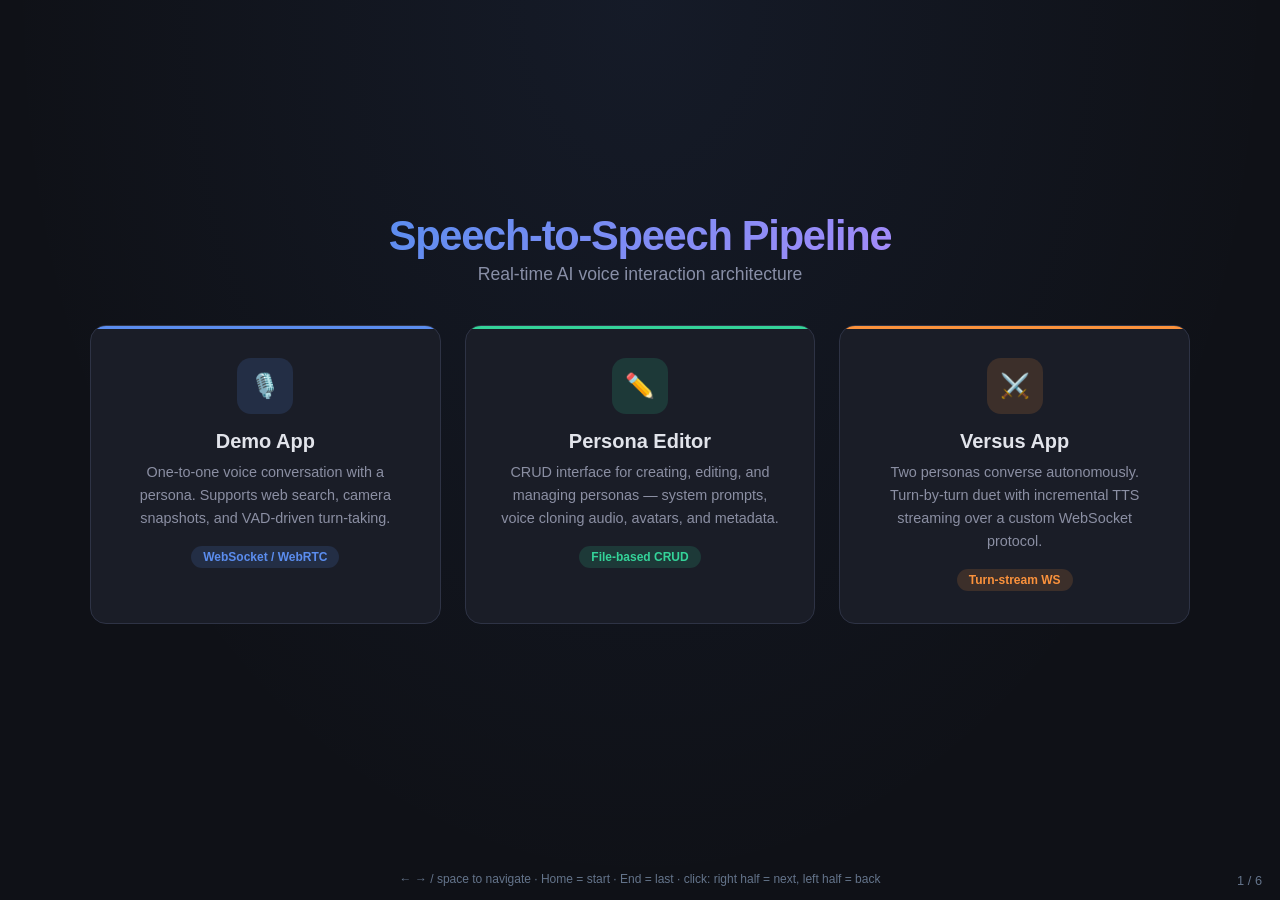
<file: docs/architecture.html>
<!DOCTYPE html>
<html lang="en">
<head>
<meta charset="UTF-8">
<meta name="viewport" content="width=device-width, initial-scale=1.0">
<title>Speech-to-Speech Architecture</title>
<style>
  :root {
    --bg: #0f1117;
    --surface: #1a1d27;
    --surface2: #232733;
    --border: #2e3345;
    --text: #e2e4eb;
    --text-dim: #8b8fa3;
    --accent-blue: #5b8def;
    --accent-purple: #a78bfa;
    --accent-green: #34d399;
    --accent-orange: #fb923c;
    --accent-pink: #f472b6;
    --accent-cyan: #22d3ee;
    --accent-yellow: #fbbf24;
  }

  * { margin: 0; padding: 0; box-sizing: border-box; }
  html, body { height: 100%; }
  body {
    font-family: 'Inter', -apple-system, BlinkMacSystemFont, 'Segoe UI', sans-serif;
    background: var(--bg);
    color: var(--text);
  }

  .slide {
    display: none;
    height: 100vh;
    width: 100vw;
    padding: 3rem 4rem 7rem;
    flex-direction: column;
    justify-content: center;
    align-items: center;
    position: relative;
    overflow-y: auto;
  }
  .slide.active { display: flex; }

  .slide::before {
    content: '';
    position: absolute;
    inset: 0;
    background: radial-gradient(ellipse at 50% 0%, rgba(91,141,239,0.08) 0%, transparent 70%);
    pointer-events: none;
  }

  .slide-title {
    font-size: 2.6rem;
    font-weight: 700;
    letter-spacing: -0.03em;
    margin-bottom: 0.25rem;
    text-align: center;
    background: linear-gradient(135deg, var(--accent-blue), var(--accent-purple));
    -webkit-background-clip: text;
    -webkit-text-fill-color: transparent;
    background-clip: text;
  }

  .slide-subtitle {
    font-size: 1.1rem;
    color: var(--text-dim);
    margin-bottom: 2.5rem;
    text-align: center;
  }

  /* ── Overview slide ── */
  .overview-grid {
    display: grid;
    grid-template-columns: repeat(3, 1fr);
    gap: 1.5rem;
    max-width: 1100px;
    width: 100%;
  }

  .overview-card {
    background: var(--surface);
    border: 1px solid var(--border);
    border-radius: 16px;
    padding: 2rem;
    text-align: center;
    transition: transform 0.2s, border-color 0.2s;
    position: relative;
    overflow: hidden;
  }

  .overview-card::after {
    content: '';
    position: absolute;
    top: 0; left: 0; right: 0;
    height: 3px;
    border-radius: 16px 16px 0 0;
  }

  .overview-card.demo::after { background: var(--accent-blue); }
  .overview-card.editor::after { background: var(--accent-green); }
  .overview-card.versus::after { background: var(--accent-orange); }

  .overview-card:hover { transform: translateY(-4px); border-color: var(--accent-blue); }

  .card-icon {
    width: 56px; height: 56px;
    border-radius: 14px;
    display: flex; align-items: center; justify-content: center;
    margin: 0 auto 1rem;
    font-size: 1.5rem;
  }

  .card-icon.blue { background: rgba(91,141,239,0.15); color: var(--accent-blue); }
  .card-icon.green { background: rgba(52,211,153,0.15); color: var(--accent-green); }
  .card-icon.orange { background: rgba(251,146,60,0.15); color: var(--accent-orange); }

  .overview-card h3 { font-size: 1.25rem; margin-bottom: 0.5rem; }
  .overview-card p { font-size: 0.9rem; color: var(--text-dim); line-height: 1.6; }
  .overview-card .tag {
    display: inline-block;
    margin-top: 1rem;
    padding: 0.25rem 0.75rem;
    border-radius: 99px;
    font-size: 0.75rem;
    font-weight: 600;
  }
  .tag.blue { background: rgba(91,141,239,0.15); color: var(--accent-blue); }
  .tag.green { background: rgba(52,211,153,0.15); color: var(--accent-green); }
  .tag.orange { background: rgba(251,146,60,0.15); color: var(--accent-orange); }

  /* ── Pipeline flow slide ── */
  .pipeline-flow {
    display: flex;
    align-items: center;
    gap: 0;
    max-width: 1100px;
    width: 100%;
    justify-content: center;
    flex-wrap: wrap;
  }

  .flow-node {
    background: var(--surface);
    border: 1px solid var(--border);
    border-radius: 14px;
    padding: 1.2rem 1.6rem;
    text-align: center;
    min-width: 140px;
    position: relative;
  }

  .flow-node .label {
    font-size: 0.7rem;
    text-transform: uppercase;
    letter-spacing: 0.1em;
    color: var(--text-dim);
    margin-bottom: 0.3rem;
  }

  .flow-node .name { font-size: 1.1rem; font-weight: 700; }
  .flow-node .desc { font-size: 0.75rem; color: var(--text-dim); margin-top: 0.3rem; }

  .flow-node.audio-in { border-color: var(--accent-cyan); }
  .flow-node.audio-in .name { color: var(--accent-cyan); }
  .flow-node.vad { border-color: var(--accent-yellow); }
  .flow-node.vad .name { color: var(--accent-yellow); }
  .flow-node.stt { border-color: var(--accent-green); }
  .flow-node.stt .name { color: var(--accent-green); }
  .flow-node.llm { border-color: var(--accent-purple); }
  .flow-node.llm .name { color: var(--accent-purple); }
  .flow-node.tts { border-color: var(--accent-orange); }
  .flow-node.tts .name { color: var(--accent-orange); }
  .flow-node.audio-out { border-color: var(--accent-pink); }
  .flow-node.audio-out .name { color: var(--accent-pink); }

  .flow-arrow {
    font-size: 1.4rem;
    color: var(--text-dim);
    padding: 0 0.4rem;
    flex-shrink: 0;
  }

  .side-channels {
    margin-top: 2rem;
    display: flex;
    gap: 1rem;
    justify-content: center;
    flex-wrap: wrap;
  }

  .side-channel {
    background: var(--surface2);
    border: 1px dashed var(--border);
    border-radius: 10px;
    padding: 0.6rem 1rem;
    font-size: 0.78rem;
    color: var(--text-dim);
  }

  /* ── Data layer slide ── */
  .data-layer {
    display: flex;
    gap: 3rem;
    max-width: 1000px;
    width: 100%;
    align-items: flex-start;
  }

  .data-tree {
    background: var(--surface);
    border: 1px solid var(--border);
    border-radius: 14px;
    padding: 1.5rem 2rem;
    flex: 1;
    font-family: 'SF Mono', 'Fira Code', monospace;
    font-size: 0.85rem;
    line-height: 2;
  }

  .data-tree .dir { color: var(--accent-blue); }
  .data-tree .file { color: var(--accent-green); }
  .data-tree .comment { color: var(--text-dim); }

  .data-fields { flex: 1; }
  .data-fields h3 { font-size: 1.1rem; margin-bottom: 1rem; color: var(--accent-purple); }

  .field-row {
    display: flex;
    justify-content: space-between;
    padding: 0.5rem 0;
    border-bottom: 1px solid var(--border);
    font-size: 0.88rem;
  }
  .field-row .fname { color: var(--accent-cyan); font-family: monospace; }
  .field-row .ftype { color: var(--text-dim); font-size: 0.8rem; }

  /* ── Versus engine slide ── */
  .engine-diagram {
    display: flex;
    flex-direction: column;
    align-items: center;
    gap: 1.2rem;
    max-width: 800px;
    width: 100%;
  }

  .persona-row { display: flex; gap: 2rem; justify-content: center; }

  .persona-box {
    background: var(--surface);
    border: 2px solid var(--border);
    border-radius: 14px;
    padding: 1.2rem 2rem;
    text-align: center;
    min-width: 180px;
  }
  .persona-box.a { border-color: var(--accent-blue); }
  .persona-box.b { border-color: var(--accent-orange); }
  .persona-box .pname { font-size: 1.2rem; font-weight: 700; }
  .persona-box.a .pname { color: var(--accent-blue); }
  .persona-box.b .pname { color: var(--accent-orange); }
  .persona-box .pdesc { font-size: 0.78rem; color: var(--text-dim); margin-top: 0.2rem; }

  .engine-box {
    background: var(--surface);
    border: 1px solid var(--border);
    border-radius: 14px;
    padding: 1.5rem 2.5rem;
    text-align: center;
    width: 100%;
    max-width: 500px;
  }
  .engine-box .ename { font-size: 1.1rem; font-weight: 700; color: var(--accent-purple); }
  .engine-box .edesc { font-size: 0.82rem; color: var(--text-dim); margin-top: 0.3rem; }

  .engine-stages {
    display: flex;
    gap: 1rem;
    justify-content: center;
    margin-top: 1rem;
    flex-wrap: wrap;
  }
  .stage {
    background: var(--surface2);
    border-radius: 8px;
    padding: 0.5rem 1rem;
    font-size: 0.78rem;
    color: var(--text-dim);
  }

  .down-arrow { font-size: 1.5rem; color: var(--text-dim); }

  .output-badge {
    background: var(--surface);
    border: 1px solid var(--accent-pink);
    border-radius: 10px;
    padding: 0.7rem 1.5rem;
    font-size: 0.88rem;
    color: var(--accent-pink);
    font-weight: 600;
  }

  /* ── Deployment slide ── */
  .deploy-grid {
    display: grid;
    grid-template-columns: repeat(3, 1fr);
    gap: 1.5rem;
    max-width: 1100px;
    width: 100%;
  }

  .deploy-card {
    background: var(--surface);
    border: 1px solid var(--border);
    border-radius: 14px;
    padding: 1.5rem;
  }
  .deploy-card h3 {
    font-size: 1rem;
    margin-bottom: 0.75rem;
    display: flex;
    align-items: center;
    gap: 0.5rem;
  }
  .deploy-card h3 .dot {
    width: 10px; height: 10px;
    border-radius: 50%;
    display: inline-block;
  }
  .deploy-card ul {
    list-style: none;
    font-size: 0.85rem;
    color: var(--text-dim);
    line-height: 2;
  }
  .deploy-card ul li::before {
    content: '→';
    margin-right: 0.5rem;
    color: var(--text-dim);
  }
  .deploy-card .port {
    display: inline-block;
    background: var(--surface2);
    border-radius: 4px;
    padding: 0.1rem 0.4rem;
    font-family: monospace;
    font-size: 0.78rem;
    color: var(--accent-cyan);
  }

  /* ── Transport slide ── */
  .transport-compare {
    display: grid;
    grid-template-columns: repeat(3, 1fr);
    gap: 1.5rem;
    max-width: 1000px;
    width: 100%;
  }

  .transport-card {
    background: var(--surface);
    border: 1px solid var(--border);
    border-radius: 14px;
    padding: 1.5rem;
    text-align: center;
  }
  .transport-card h3 { font-size: 1rem; margin-bottom: 0.5rem; }
  .transport-card .tmode {
    display: inline-block;
    padding: 0.2rem 0.6rem;
    border-radius: 6px;
    font-size: 0.72rem;
    font-weight: 600;
    text-transform: uppercase;
    letter-spacing: 0.05em;
    margin-bottom: 0.75rem;
  }
  .transport-card p {
    font-size: 0.82rem;
    color: var(--text-dim);
    line-height: 1.6;
  }
  .tmode.ws { background: rgba(91,141,239,0.15); color: var(--accent-blue); }
  .tmode.webrtc { background: rgba(52,211,153,0.15); color: var(--accent-green); }
  .tmode.custom { background: rgba(251,146,60,0.15); color: var(--accent-orange); }

  /* ── Navigation footer (llm-presentations style) ── */
  .footer-hint {
    position: fixed;
    bottom: 14px;
    left: 50%;
    transform: translateX(-50%);
    font-size: 0.75em;
    color: #64748b;
    z-index: 10;
  }
  .counter {
    position: fixed;
    bottom: 12px;
    right: 18px;
    font-size: 0.8em;
    color: #64748b;
    z-index: 10;
  }

  /* ── Responsive ── */
  @media (max-width: 900px) {
    .slide { padding: 2rem 1.5rem 7rem; }
    .slide-title { font-size: 1.8rem; }
    .overview-grid, .deploy-grid, .transport-compare { grid-template-columns: 1fr; }
    .data-layer { flex-direction: column; }
    .pipeline-flow { flex-direction: column; }
    .flow-arrow { transform: rotate(90deg); }
    .persona-row { flex-direction: column; align-items: center; }
  }
</style>
</head>
<body>

<!-- S1 ── Overview -->
<section class="slide active">
  <h1 class="slide-title">Speech-to-Speech Pipeline</h1>
  <p class="slide-subtitle">Real-time AI voice interaction architecture</p>
  <div class="overview-grid">
    <div class="overview-card demo">
      <div class="card-icon blue">🎙️</div>
      <h3>Demo App</h3>
      <p>One-to-one voice conversation with a persona. Supports web search, camera snapshots, and VAD-driven turn-taking.</p>
      <span class="tag blue">WebSocket / WebRTC</span>
    </div>
    <div class="overview-card editor">
      <div class="card-icon green">✏️</div>
      <h3>Persona Editor</h3>
      <p>CRUD interface for creating, editing, and managing personas — system prompts, voice cloning audio, avatars, and metadata.</p>
      <span class="tag green">File-based CRUD</span>
    </div>
    <div class="overview-card versus">
      <div class="card-icon orange">⚔️</div>
      <h3>Versus App</h3>
      <p>Two personas converse autonomously. Turn-by-turn duet with incremental TTS streaming over a custom WebSocket protocol.</p>
      <span class="tag orange">Turn-stream WS</span>
    </div>
  </div>
</section>

<!-- S2 ── Pipeline -->
<section class="slide">
  <h1 class="slide-title">Core Pipeline</h1>
  <p class="slide-subtitle">Audio in → VAD → STT → LLM → TTS → Audio out</p>
  <div class="pipeline-flow">
    <div class="flow-node audio-in">
      <div class="label">Input</div>
      <div class="name">Audio In</div>
      <div class="desc">PCM 24kHz</div>
    </div>
    <span class="flow-arrow">→</span>
    <div class="flow-node vad">
      <div class="label">Detection</div>
      <div class="name">VAD</div>
      <div class="desc">Server VAD</div>
    </div>
    <span class="flow-arrow">→</span>
    <div class="flow-node stt">
      <div class="label">Transcribe</div>
      <div class="name">STT</div>
      <div class="desc">Parakeet / Whisper</div>
    </div>
    <span class="flow-arrow">→</span>
    <div class="flow-node llm">
      <div class="label">Reason</div>
      <div class="name">LLM</div>
      <div class="desc">Gemma / Qwen / API</div>
    </div>
    <span class="flow-arrow">→</span>
    <div class="flow-node tts">
      <div class="label">Synthesize</div>
      <div class="name">TTS</div>
      <div class="desc">Qwen3 / OmniVoice</div>
    </div>
    <span class="flow-arrow">→</span>
    <div class="flow-node audio-out">
      <div class="label">Output</div>
      <div class="name">Audio Out</div>
      <div class="desc">PCM 24kHz</div>
    </div>
  </div>
  <div class="side-channels">
    <span class="side-channel">🔊 Diarization (Nemotron-3)</span>
    <span class="side-channel">📝 Live Transcription</span>
    <span class="side-channel">⚡ Speculative Turns</span>
    <span class="side-channel">⏱️ Turn Latency Store</span>
    <span class="side-channel">👄 Visemes (Wav2Vec2)</span>
  </div>
</section>

<!-- S3 ── Data Layer -->
<section class="slide">
  <h1 class="slide-title">Persona Data Layer</h1>
  <p class="slide-subtitle">File-based registry shared across all apps</p>
  <div class="data-layer">
    <div class="data-tree">
      <span class="dir">Personas/</span><br>
      &nbsp;&nbsp;<span class="dir">Einstein/</span><br>
      &nbsp;&nbsp;&nbsp;&nbsp;<span class="file">prompt.md</span> <span class="comment">← system prompt + frontmatter</span><br>
      &nbsp;&nbsp;&nbsp;&nbsp;<span class="file">language.txt</span> <span class="comment">← "en"</span><br>
      &nbsp;&nbsp;&nbsp;&nbsp;<span class="file">ref.wav</span> <span class="comment">← voice clone audio</span><br>
      &nbsp;&nbsp;&nbsp;&nbsp;<span class="file">ref.txt</span> <span class="comment">← voice clone transcript</span><br>
      &nbsp;&nbsp;&nbsp;&nbsp;<span class="file">image.jpg</span> <span class="comment">← avatar</span><br>
      &nbsp;&nbsp;<span class="dir">Feynman/</span><br>
      &nbsp;&nbsp;<span class="dir">…</span>
    </div>
    <div class="data-fields">
      <h3>Persona Fields</h3>
      <div class="field-row"><span class="fname">name</span><span class="ftype">str — dir name</span></div>
      <div class="field-row"><span class="fname">prompt</span><span class="ftype">str — system prompt</span></div>
      <div class="field-row"><span class="fname">description</span><span class="ftype">str — frontmatter</span></div>
      <div class="field-row"><span class="fname">router_hints</span><span class="ftype">str — routing hints</span></div>
      <div class="field-row"><span class="fname">avatar_color</span><span class="ftype">str — hex color</span></div>
      <div class="field-row"><span class="fname">language</span><span class="ftype">str — ISO 639-1</span></div>
      <div class="field-row"><span class="fname">ref_audio</span><span class="ftype">Path — voice clone</span></div>
      <div class="field-row"><span class="fname">memory_size</span><span class="ftype">int — context tokens</span></div>
      <div class="field-row"><span class="fname">allow_tool_calls</span><span class="ftype">bool</span></div>
    </div>
  </div>
</section>

<!-- S4 ── Versus Engine -->
<section class="slide">
  <h1 class="slide-title">Versus Duet Engine</h1>
  <p class="slide-subtitle">Autonomous persona-to-persona conversation</p>
  <div class="engine-diagram">
    <div class="persona-row">
      <div class="persona-box a">
        <div class="pname">Persona A</div>
        <div class="pdesc">Independent history</div>
      </div>
      <div class="persona-box b">
        <div class="pname">Persona B</div>
        <div class="pdesc">Independent history</div>
      </div>
    </div>
    <span class="down-arrow">↕</span>
    <div class="engine-box">
      <div class="ename">DuetEngine</div>
      <div class="edesc">Alternating turns: A → B → A → B …</div>
      <div class="engine-stages">
        <span class="stage">LLM Stream</span>
        <span class="stage">→ Sentence Split</span>
        <span class="stage">→ OmniVoice TTS</span>
      </div>
    </div>
    <span class="down-arrow">↓</span>
    <div class="output-badge">PCM Audio (16kHz) → base64 WAV → WebSocket</div>
    <p style="font-size:0.82rem; color:var(--text-dim); margin-top:1rem; text-align:center; max-width:500px; line-height:1.6;">
      LLM output is streamed sentence-by-sentence to TTS as soon as each sentence completes — audio synthesis begins within ~1–2 seconds.
    </p>
  </div>
</section>

<!-- S5 ── Deployment -->
<section class="slide">
  <h1 class="slide-title">Deployment Topology</h1>
  <p class="slide-subtitle">Docker Compose + Hugging Face Space</p>
  <div class="deploy-grid">
    <div class="deploy-card">
      <h3><span class="dot" style="background:var(--accent-purple)"></span> Local / Docker</h3>
      <ul>
        <li>llama.cpp server <span class="port">:8080</span></li>
        <li>s2s pipeline server <span class="port">:8765</span></li>
        <li>Both on NVIDIA GPU</li>
        <li>Gemma-4 4B instruct</li>
      </ul>
    </div>
    <div class="deploy-card">
      <h3><span class="dot" style="background:var(--accent-blue)"></span> HF Space (Demo)</h3>
      <ul>
        <li>FastAPI + static frontend</li>
        <li>Load balancer proxy</li>
        <li>Session + queue management</li>
        <li>Daily budget metering</li>
        <li>SearXNG search proxy</li>
      </ul>
    </div>
    <div class="deploy-card">
      <h3><span class="dot" style="background:var(--accent-orange)"></span> Versus (Standalone)</h3>
      <ul>
        <li>FastAPI server <span class="port">:7861</span></li>
        <li>OmniVoice TTS (local GPU)</li>
        <li>Remote LLM API</li>
        <li>In-memory simulation state</li>
      </ul>
    </div>
  </div>
</section>

<!-- S6 ── Transport -->
<section class="slide">
  <h1 class="slide-title">Transport Modes</h1>
  <p class="slide-subtitle">How each app communicates with the backend</p>
  <div class="transport-compare">
    <div class="transport-card">
      <span class="tmode ws">WebSocket</span>
      <h3>Demo — LB Mode</h3>
      <p>OpenAI Realtime API protocol over WebSocket. Browser talks to demo server → load balancer → pooled pipeline. Session grants, queue tickets, heartbeat metering.</p>
    </div>
    <div class="transport-card">
      <span class="tmode webrtc">WebRTC</span>
      <h3>Demo — Direct Mode</h3>
      <p>SDP handshake via <code>/api/calls</code> proxy. Negotiated audio and data channels flow directly between browser and pipeline server. Lower latency.</p>
    </div>
    <div class="transport-card">
      <span class="tmode custom">Custom WS</span>
      <h3>Versus — Turn Stream</h3>
      <p>Custom binary JSON protocol: <code>turn_start → audio_chunk → audio_end → playback_done</code>. Server-driven, sequential turn orchestration.</p>
    </div>
  </div>
</section>

<!-- Navigation footer (llm-presentations style) -->
<div class="footer-hint">&larr; &rarr; / space to navigate &middot; Home = start &middot; End = last &middot; click: right half = next, left half = back</div>
<div class="counter"><span id="cur">1</span> / <span id="total">6</span></div>

<script>
  const slides = Array.from(document.querySelectorAll('.slide'));
  document.getElementById('total').textContent = slides.length;
  let i = 0;
  function show(n) {
    i = Math.max(0, Math.min(slides.length - 1, n));
    slides.forEach((s, k) => s.classList.toggle('active', k === i));
    document.getElementById('cur').textContent = i + 1;
    history.replaceState(null, '', '#' + (i + 1));
  }
  document.addEventListener('keydown', e => {
    if (['ArrowRight', 'PageDown', ' '].includes(e.key)) { show(i + 1); e.preventDefault(); }
    else if (['ArrowLeft', 'PageUp'].includes(e.key)) { show(i - 1); e.preventDefault(); }
    else if (e.key === 'Home') show(0);
    else if (e.key === 'End') show(slides.length - 1);
  });
  document.addEventListener('click', e => {
    if (e.target.closest('a')) return;
    show(i + (e.clientX > innerWidth / 2 ? 1 : -1));
  });
  const start = parseInt((location.hash || '').replace('#', ''), 10) || 1;
  show(start - 1);
</script>
</body>
</html>
</file>
